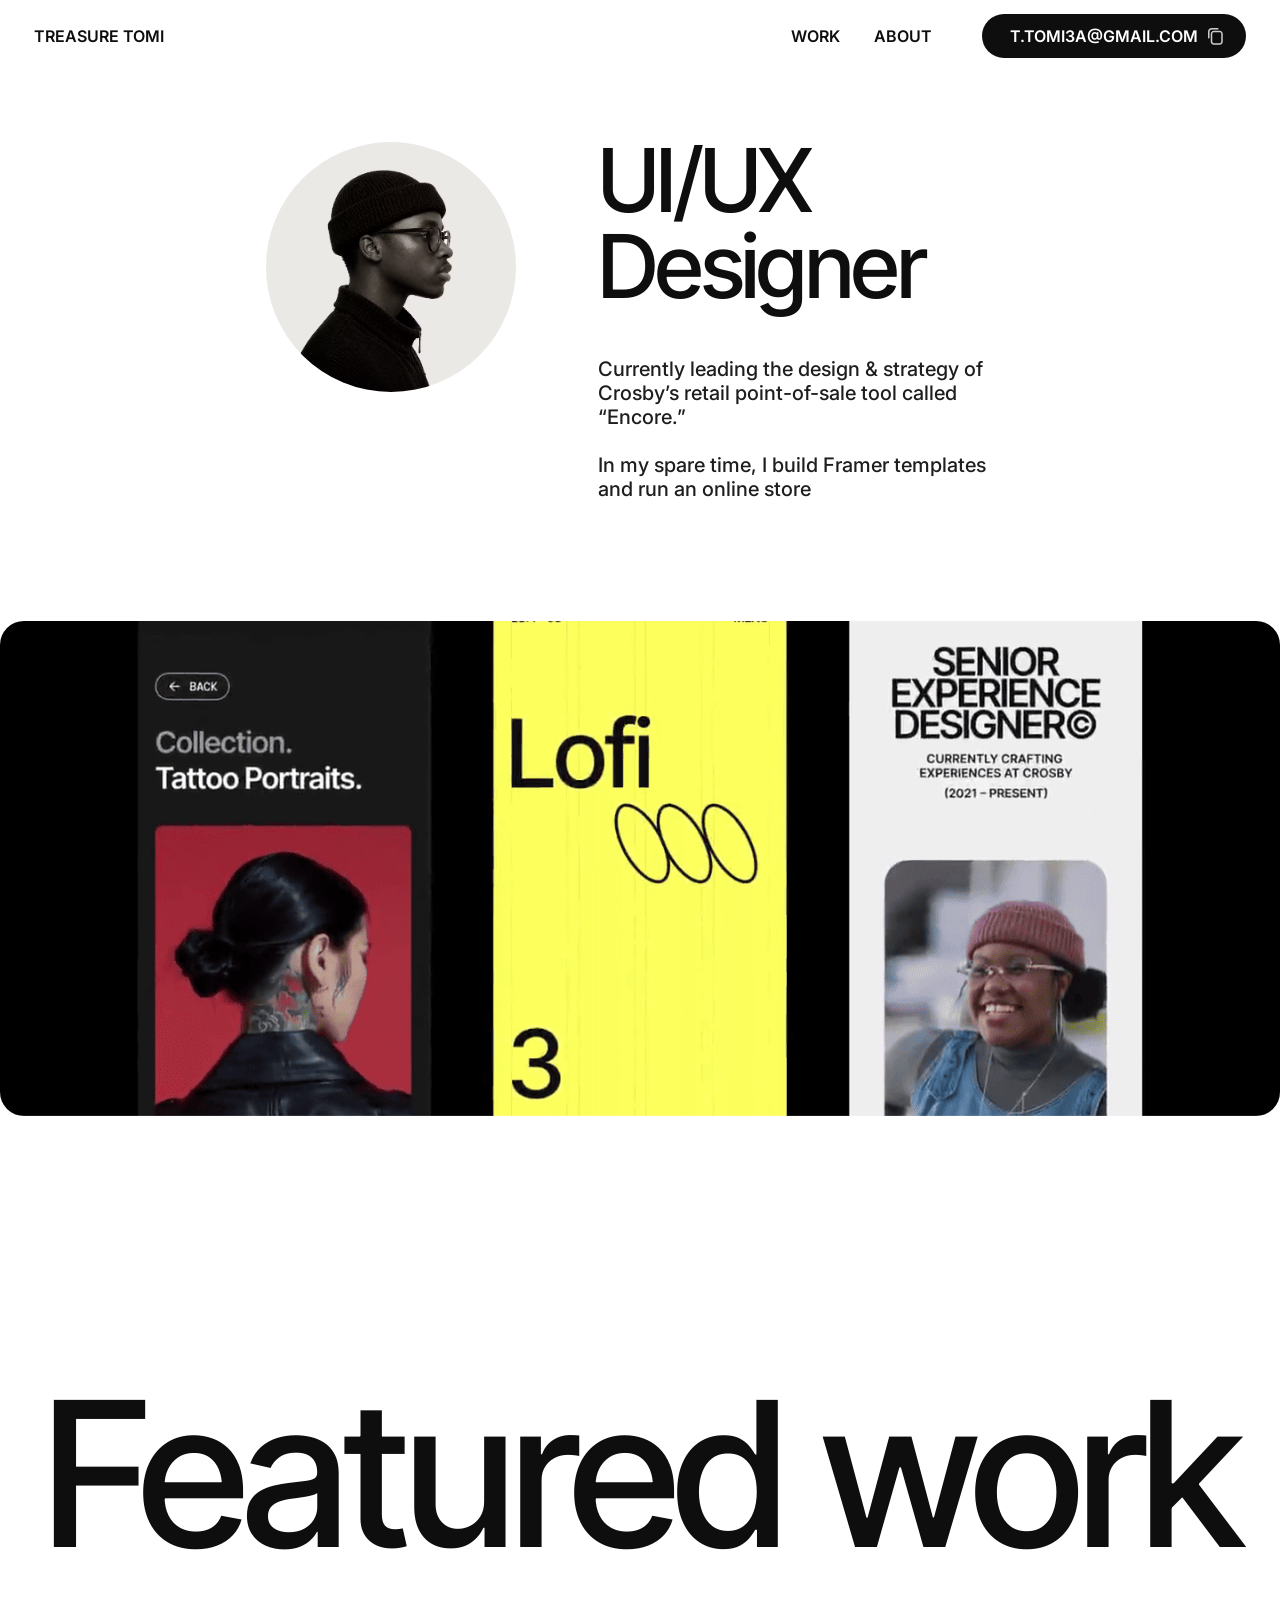
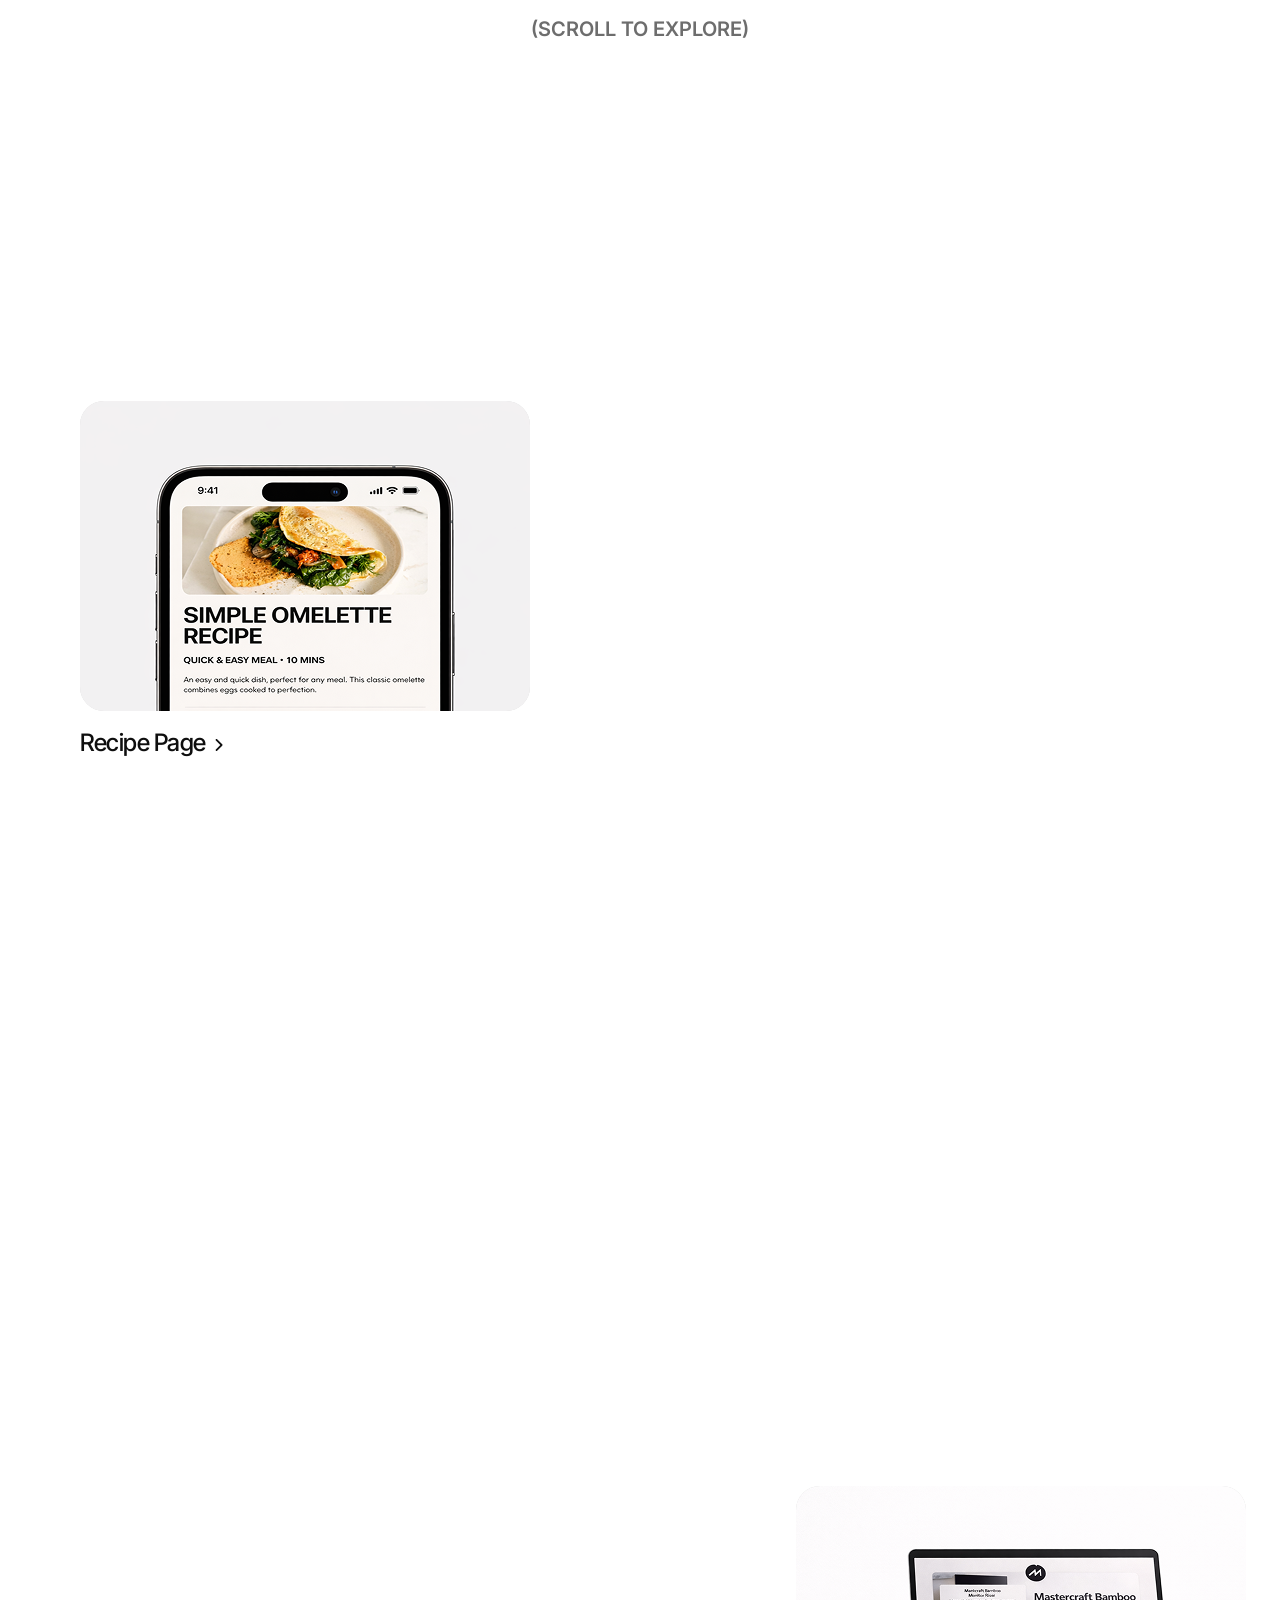
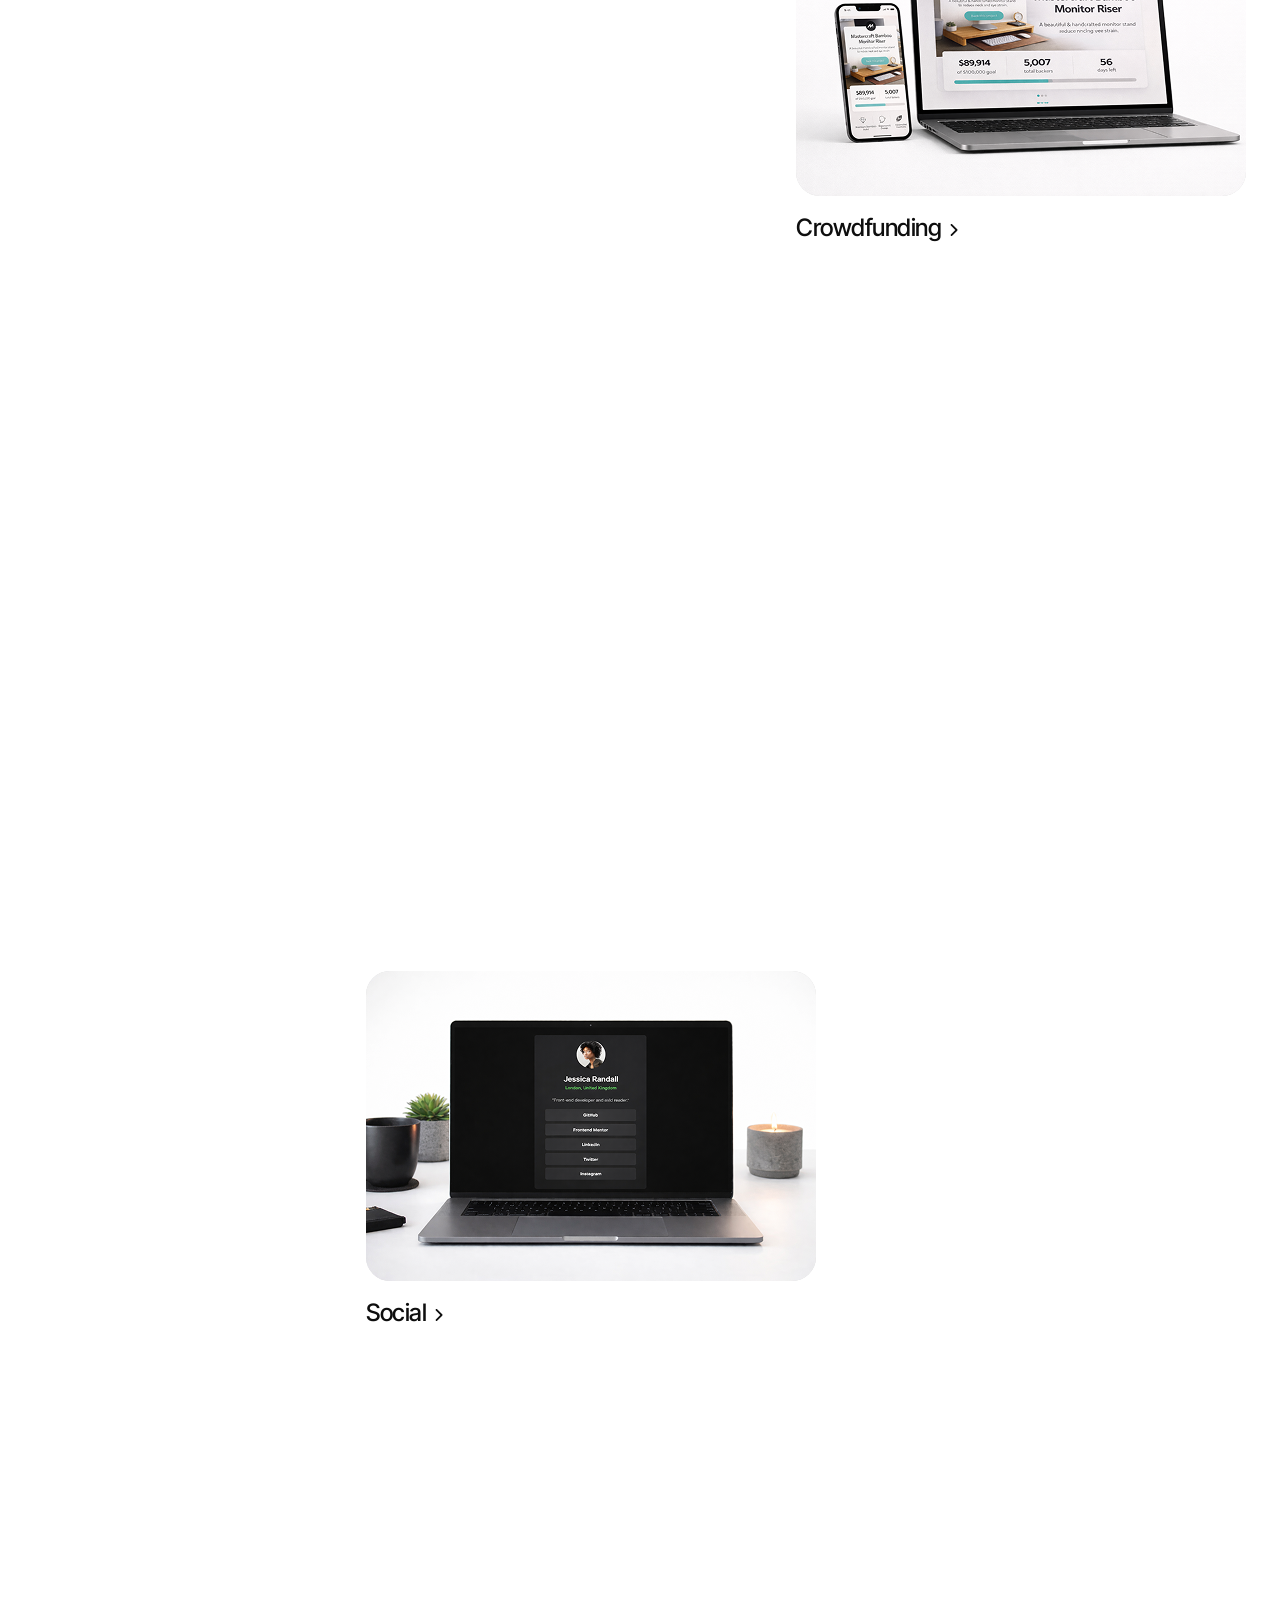
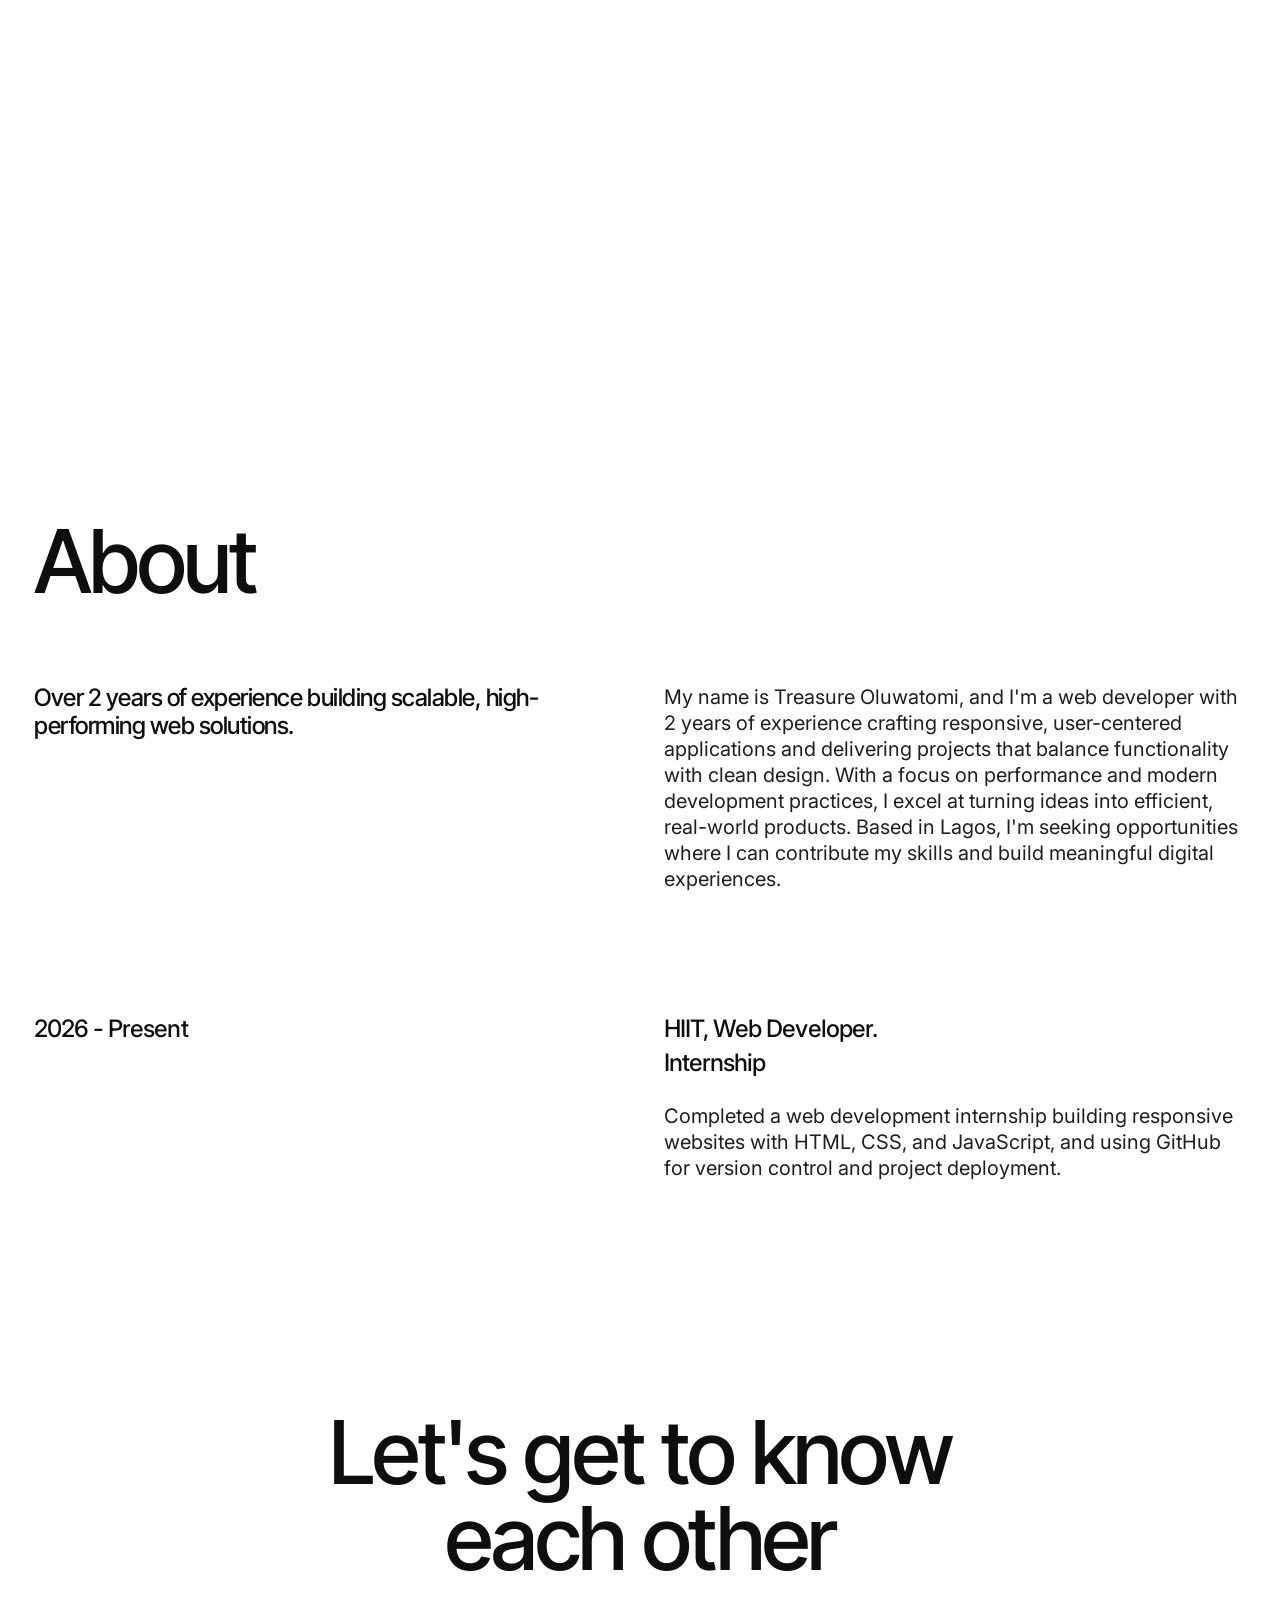
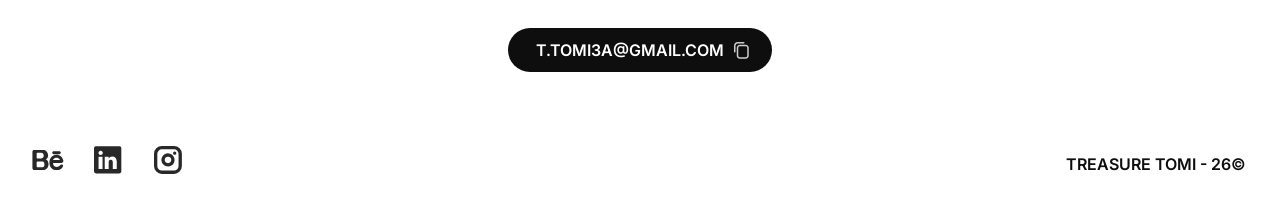
<file: index.html>
<!DOCTYPE html>
<html lang="en">

<head>
    <meta charset="UTF-8">
    <meta name="viewport" content="width=device-width, initial-scale=1.0">
    <title>Treasure Tomi | Web Developer</title>
    <link rel="stylesheet" href="styles.css">
    <link rel="preconnect" href="https://fonts.googleapis.com">
    <link rel="preconnect" href="https://fonts.gstatic.com" crossorigin>
    <link
        href="https://fonts.googleapis.com/css2?family=Inter:ital,opsz,wght@0,14..32,100..900;1,14..32,100..900&display=swap"
        rel="stylesheet">

    <link rel="preconnect" href="https://fonts.googleapis.com">
    <link rel="preconnect" href="https://fonts.gstatic.com" crossorigin>
    <link href="https://fonts.googleapis.com/css2?family=Inter+Tight:ital,wght@0,100..900;1,100..900&display=swap"
        rel="stylesheet">

    <link rel="icon" type="image/png" href="./assests/profile picture3.avif">

</head>

<body>
    <!-- Header -->
    <div class="header-background">
        <header class="header">
            <div class="header-content">
                <a class="logo-link" href="#welcome">
                    <div class="logo reveal normal">TREASURE TOMI</div>
                </a>
                <div class="left-header">
                    <nav class="nav">
                        <a href="#work" class="nav-link reveal normal">Work</a>
                        <a href="#about" class="nav-link reveal normal">About</a>
                        <a href="#contact" class="nav-link-contact">Contact</a>

                    </nav>

                </div>
            </div>
            <div class="reveal normal">
                <button class="email-btn">
                    <span class="email-text">t.tomi3a@gmail.com</span>
                    <img src="./assests/Icon (1).svg" alt="">
                </button>
            </div>
        </header>
    </div>

    <!-- Welcome Section -->
    <section class="welcome-section" id="welcome">
        <div class="welcome-content">
            <div class="welcome-image reveal normal">
                <img src="./assests/profile picture3.avif" alt="Profile">
            </div>
            <div class="welcome-text">
                <h1 class="welcome-title reveal">UI/UX Designer</h1>
                <p class="welcome-description reveal">
                    Currently leading the design & strategy of Crosby’s retail point-of-sale tool called “Encore.”<br>
                    <br>
                    In my spare time, I build Framer templates and run an online store
                </p>
                <button class="email-btn-hero reveal">
                    <span class="email-text">t.tomi3a@gmail.com</span>
                    <img src="./assests/Icon (1).svg" alt="">
                </button>
            </div>



        </div>


    </section>
    <div class="mouse reveal normal">
        <a href="#work">
            <div class="mouse-icon">
                <span class="mouse-wheel"></span>
            </div>
        </a>
    </div>

    <!--Video Section-->
    <section class="video-section">
        <div class="video-container">
            <img src="./assests/thumb.png" alt="Video placeholder" class="video-placeholder">
            <video muted loop class="background-video" playsinline preload="none" poster="./assests/thumb.png">
                <source data-src="./assests/compressed vid.mp4" type="video/mp4">
            </video>
        </div>
    </section>



    <!-- My Work Section -->
    <section class="work-section" id="work">
        <div class="work-header">
            <h1 class="reveal normal">Featured work</h1>
            <!--<img class="fwork reveal normal" src="./assests/Featured work (9).svg" alt="">
            <img class="fwork2" src="./assests/Featured work (10).svg" alt="">--->
            <p class="scroll-hint reveal normal">(SCROLL TO EXPLORE)</p>
        </div>

        <div class="work-grid">
            <div class="work-item" onclick="window.open('https://adebisitreasure.github.io/recipe_page/', '_blank')">
                <div class="work-image"><img src="./assests/Omellete (2).png" alt=""></div>
                <div class="work-info">
                    <h3>Recipe Page</h3>
                    <img src="assests/SVG (2).svg" alt="">
                </div>
            </div>

            <div class="work-item work-item-2"
                onclick="window.open('https://adebisitreasure.github.io/crowd_funding/', '_blank')">
                <div class="work-image"><img src="./assests/crowdfunding.png" alt=""></div>
                <div class="work-info">
                    <h3>Crowdfunding</h3>
                    <img src="assests/SVG (2).svg" alt="">
                </div>
            </div>

            <div class="work-item work-item-3"
                onclick="window.open('https://adebisitreasure.github.io/social_profile/', '_blank')">
                <div class="work-image"><img src="./assests/Social 1.png" alt=""></div>
                <div class="work-info">
                    <h3>Social</h3>
                    <img src="assests/SVG (2).svg" alt="">

                </div>
            </div>
        </div>
    </section>

    <!-- About Section -->
    <section class="about-section" id="about">
        <div class="about-container">
            <h2 class="about-title reveal">About</h2>
            <div class="about-content">
                <div class="about-left">
                    <h3 class="reveal">Over 2 years of experience building scalable, high-performing web solutions.</h3>
                    <p class="experience-title reveal">2026 - Present</p>
                </div>
                <div class="about-right">
                    <p class="about-text reveal">
                        My name is Treasure Oluwatomi, and I'm a web developer with 2 years of experience crafting
                        responsive,
                        user-centered applications and delivering projects that balance functionality with clean design.
                        With a focus on performance and modern development practices, I excel at turning ideas into
                        efficient, real-world products. Based in Lagos, I'm seeking opportunities where I can contribute
                        my skills and build meaningful digital experiences.
                    </p>
                    <p class="experience-title-moblie reveal">2026 - Present</p>
                    <p class="experience-role reveal">HIIT, Web Developer.<br>Internship</p>
                    <p class="about-description reveal">
                        Completed a web development internship building responsive websites with HTML, CSS, and
                        JavaScript, and using GitHub for version control and project deployment.
                    </p>
                </div>
            </div>
        </div>
    </section>

    <!-- Footer -->
    <footer class="footer reveal">
        <div class="footer-info">
            <h2 class=" footer-title reveal">Let's get to know<br>each other</h2>

            <div class="footer-email reveal">
                <button class="email-btn-footer">
                    <span class="email-text">t.tomi3a@gmail.com</span>
                    <img src="./assests/Icon (1).svg" alt="">
                </button>
            </div>
        </div>

        <div class="social-links reveal" id="contact">
            <a href="https://www.behance.net/adebisitreasure" target="_blank" class="social-link behance"
                aria-label="behance">
                <img src="./assests/behance-svgrepo-com 1.svg" alt="dribble">
            </a>
            <a href="https://www.linkedin.com/in/treasure-adebisi-5b207a371" target="_blank"
                class="social-link linkedin" aria-label="LinkedIn">
                <img src="./assests/linkedin-svgrepo-com (1) 2 (2).svg" alt="LinkedIn">
            </a>
            <a href="https://www.instagram.com/treasure.adebisi.o/" target="_blank" class="social-link insta"
                aria-label="Instagram">
                <img src="./assests/Icon.svg" alt="instagram">
            </a>
        </div>
        <div class="mobile-links reveal">
            <a href="https://www.behance.net/adebisitreasure" target="_blank">BE</a>
            <a href="https://www.linkedin.com/in/treasure-adebisi-5b207a371" target="_blank">LI</a>
            <a href="https://www.instagram.com/treasure.adebisi.o/" target="_blank">IG</a>
        </div>
        <p class="footer-credit reveal">TREASURE TOMI - 26©</p>
    </footer>
    <script src="script.js"></script>
</body>

</html>
</file>
<file: styles.css>
/*DO NOT TOUCH! ---Unless you know what you are doing*/
* {
    margin: 0;
    padding: 0;
    box-sizing: border-box;
}

html {
    scroll-behavior: smooth;
}

body {
    /*font-family: 'Inter';*/
    font-family: "Inter Tight", sans-serif;
    font-optical-sizing: auto;
    font-weight: weight;
    font-style: normal;
    /*background-color: #000000;*/
    background-color: #FFF;
    color: white;
    overflow-x: hidden;
}

/* Header */
.header {
    position: fixed;
    top: 0;
    left: 0;
    right: 0;
    bottom: 0;
    height: 76px;
    /*background: rgba(5, 5, 5, 0.02);*/
    /*background: rgba(255, 255, 255, 0.8);
    backdrop-filter: blur(15px);*/
    z-index: 10000;
    display: flex;
    align-items: center;
    border: none;
    width: 100%;
    margin-top: -1px;
    justify-content: space-between;
}

.header-background {
    position: fixed;
    top: 0;
    left: 0;
    right: 0;
    bottom: 0;
    height: 76px;
    /*background: rgba(5, 5, 5, 0.02);*/
    background: rgba(255, 255, 255, 0.8);
    backdrop-filter: blur(15px);
    z-index: 10000;
    display: flex;
    align-items: center;
    border: none;
    width: 100%;
    margin-top: -1px;
}

.header-content {
    width: 1000px;
    display: flex;
    justify-content: space-between;
    align-items: center;
    padding: 0 50px 0 34px;
}

.left-header {
    gap: 0px;
    display: flex;
    align-items: center;
}

.logo {
    /*color: #ffffff;*/
    color: #0E0E0E;
    font-family: 'Inter';
    font-size: 16px;
    font-style: normal;
    font-weight: 600;
    line-height: 19px;
    text-transform: uppercase;
    cursor: pointer;
    text-decoration: none;
}

.logo-link {
    text-decoration: none;
    transition: opacity 0.3s ease;
}

.logo-link:active {
    color: #6d6d6d;
}

.nav {
    display: flex;
    align-items: center;
    gap: 34px;
}

.nav-link {
    text-decoration: none;
    transition: opacity 0.3s ease;
    /*color: #ffffff;*/
    color: #0E0E0E;
    text-align: center;
    font-family: 'Inter';
    font-size: 16px;
    font-style: normal;
    font-weight: 600;
    line-height: 19px;
    text-transform: uppercase;
}

.nav-link-contact {
    display: none;
    text-decoration: none;
    transition: opacity 0.3s ease;
    color: #ffffff;
    text-align: center;
    font-family: 'Inter';
    font-size: 16px;
    font-style: normal;
    font-weight: 600;
    line-height: normal;
    text-transform: uppercase;
}

.nav-link-contact:active {
    opacity: 0.7;
}

.nav-link.reveal.normal:active {
    color: #6d6d6d;
}


.email-btn {
    /*background: white;*/
    background: #0E0E0E;
    /*color: black;*/
    color: #FFF;
    border: none;
    padding: 12px 21px 12px 0px;
    border-radius: 120px;
    font-size: 16px;
    font-weight: 600;
    font-family: 'Inter';
    text-transform: uppercase;
    display: flex;
    align-items: center;
    justify-content: center;
    gap: 8px;
    cursor: pointer;
    transition: opacity 0.3s ease;
    width: 264px;
    position: relative;
    margin-right: 34px;
}

.email-btn:active {
    opacity: 0.7;
}



.email-btn-hero {
    background: #0E0E0E;
    color: white;
    border: none;
    padding: 12px 21px 12px 0px;
    border-radius: 120px;
    font-size: 16px;
    font-weight: 600;
    font-family: 'Inter';
    text-transform: uppercase;
    display: flex;
    align-items: center;
    justify-content: center;
    gap: 8px;
    cursor: pointer;
    transition: opacity 0.3s ease;
    width: 264px;
    margin-top: -12px;
    display: none;
    position: relative;
}

.email-btn-hero:active {
    opacity: 0.7;
}



.email-btn-footer {
    background: #0E0E0E;
    color: white;
    border: none;
    padding: 12px 21px 12px 0px;
    border-radius: 120px;
    font-size: 16px;
    font-weight: 600;
    font-family: 'Inter';
    text-transform: uppercase;
    display: flex;
    align-items: center;
    justify-content: center;
    gap: 8px;
    cursor: pointer;
    transition: opacity 0.3s ease;
    width: 264px;
    position: relative;
}

.email-btn-footer:active {
    opacity: 0.7;
}

.email-btn svg {
    width: 14px;
    height: 17px;
}

.email-btn img {
    position: absolute;
    right: 21px;
    top: 50%;
    transform: translateY(-50%);
    width: 20px;
    height: 20px;
    pointer-events: none;
}

.email-btn-hero img {
    position: absolute;
    right: 21px;
    top: 50%;
    transform: translateY(-50%);
    width: 20px;
    height: 20px;
    pointer-events: none;
}

.email-btn-footer img {
    position: absolute;
    right: 21px;
    top: 50%;
    transform: translateY(-50%);
    width: 20px;
    height: 20px;
    pointer-events: none;
}

.email-text {
    display: inline-block;
    transition: opacity 0.2s ease, transform 0.2s ease;
}

.email-text.fade-out {
    opacity: 0;
    transform: translateY(-4px);
}

/* Welcome Section */
.welcome-section {
    margin-top: 0px;
    padding: 0px;
    /*min-height: 100px;*/
    display: flex;
    align-items: center;
    position: relative;
}

.welcome-content {
    display: flex;
    grid-template-columns: 1fr 1fr;
    gap: 82px;
    align-items: center;
    /*max-width: 737px;*/
    margin: 0 auto;
    padding: 0px 0px 0px 0px;
    margin-top: 4px;
    margin-bottom: 120px;
}

.welcome-text {
    display: flex;
    flex-direction: column;
    gap: 48px;
    margin-top: 133px;
}

.welcome-title {
    /*color: #ffffff;*/
    color: #0E0E0E;
    font-family: 'Inter Tight';
    font-size: 88px;
    font-style: normal;
    font-weight: 500;
    line-height: 86px;
    width: 416px;
    letter-spacing: -.03em;
    text-decoration: none;
    text-transform: none;
}

.welcome-title span {
    display: block;
}

.welcome-description {
    /*color: #AEAEAE;*/
    /*color: #0E0E0E;
    font-family: 'Inter';
    font-size: 20px;
    font-style: normal;
    font-weight: 525;
    line-height: 24px;
    width: 413px;
    letter-spacing: 0.81px;*/
    font-family: 'Inter';
    font-size: 20px;
    font-weight: 500;
    line-height: 24px;
    letter-spacing: 0px;
    text-align: start;
    color: #1E1E1E;
    text-decoration: none;
    text-transform: none;
    width: 413px;
}

.welcome-image {
    width: 250px;
    height: 250px;
    border-radius: 100%;
    overflow: hidden;
    align-items: center;
    display: flex;
    justify-content: center;
    margin-top: 28px;
}

.welcome-image img {
    width: 250px;
    /*aspect-ratio: 1/1;*/

    margin-top: 0;
    /*margin-left: 30px;*/
    margin-bottom: 0px;
    margin-right: 0px;
    object-position: center;
    align-self: center;
}

/* Video Section */
.video-section {
    position: relative;
    width: 100%;
    overflow: hidden;
    margin: 0px auto 0px;
    padding: 0px 0px 0px 0px;
}

.video-container {
    position: relative;
    width: 100%;
    height: 495px;
    overflow: hidden;
    border-radius: 24px;
    margin: 0 auto;
}

.video-container video,
.video-placeholder {
    width: 100%;
    height: 100%;
    object-fit: cover;
    display: block;
}

.video-placeholder {
    position: absolute;
    inset: 0;
    z-index: 2;
    transition: opacity 0.4s ease;
}

.video-placeholder.fade-out {
    opacity: 0;
}

.background-video {
    width: 100%;
    height: 100%;
    object-fit: cover;
    opacity: 0;
    transition: opacity 0.4s ease;
}

.background-video.loaded {
    opacity: 1;
}

/* Work Section */
.work-section {
    padding: 0;
    position: relative;
}

.work-header {
    text-align: center;
    padding: 0px 0px 0px 0px;
    padding-top: 28.5vh;
    position: sticky;
    top: 0;
}

.work-header img {
    width: 100%;
    display: none;
}

.work-header h1 {
    color: #0E0E0E;
    font-family: 'Inter Tight';
    font-size: 15.8vw;
    font-style: normal;
    font-weight: 500;
    letter-spacing: -.03em;
    line-height: 100%;
    text-align: center;
    text-decoration: none;
    text-transform: none;

}

.fwork2 {
    display: none;
}

.scroll-hint {
    margin-top: 42px;
    color: #6D6D6D;
    font-family: 'Inter';
    font-size: 20px;
    font-style: normal;
    font-weight: 600;
    line-height: normal;
}

.work-grid {
    display: flex;
    flex-direction: column;
    gap: 0px;
    padding: 0 0px;
    margin: 0 auto;
}

.work-info {
    display: flex;
    align-items: center;
    gap: 0px;
    cursor: pointer;
}

.work-info img {
    margin-top: 4px;
    width: 24px;
    height: 24px;

}

.work-info h3 {
    color: #0E0E0E;
    font-family: 'Inter Tight';
    font-size: 24px;
    font-style: normal;
    font-weight: 500;
    line-height: 28px;
    letter-spacing: -0.02em;
    text-decoration: none;
    text-transform: none;
}

.work-item {
    display: flex;
    flex-direction: column;
    gap: 18px;
    width: 450px;
    height: 365px;
    margin-top: 360px;
    opacity: 1;
    z-index: 1000;
    margin-bottom: 360px;
    margin-left: 80px;
}

.work-item.work-item-2 {
    margin-left: auto;
    margin-right: 34px;
    margin-bottom: 360px;
    gap: 18px;
}

.work-item.work-item-3 {
    gap: 18px;
    margin: 360px auto 593px auto;
    padding-right: 548px;

}

.work-image {
    width: 450px;
    height: 310px;
    background: #d9d9d9;
    border-radius: 24px;
    cursor: pointer;
}

.work-image img {
    width: 100%;
    height: 100%;
    object-fit: cover;
    border-radius: 24px;
}


/* About Section */
.about-section {
    padding: 189px 34px 0px;
    /*background: #000;*/
}

.about-container {
    margin: 0 auto;
}

.about-title {
    /*color: #ffffff;*/
    color: #0E0E0E;
    font-family: 'Inter Tight';
    font-size: 88px;
    font-style: normal;
    font-weight: 500;
    line-height: 86px;
    letter-spacing: -.03em;
    margin-bottom: 80px;
    text-decoration: none;
    text-transform: none;
}

.about-content {
    display: grid;
    grid-template-columns: 1fr 1fr;
    grid-template-rows: auto auto auto;
    gap: 0 48px;
}

.about-left {
    display: contents;
}

.about-left h3 {
    grid-row: 1;
    grid-column: 1;
    margin: 0 0 0px 0;
    /*color: #ffffff;*/
    color: #0E0E0E;
    font-family: 'Inter Tight';
    font-size: 24px;
    font-style: normal;
    font-weight: 500;
    line-height: 28px;
    letter-spacing: -.02em;
    text-decoration: none;
    text-transform: none;
}

.experience-title {
    grid-row: 2;
    grid-column: 1;
    margin: 0;
    /*color: #ffffff;*/
    color: #0E0E0E;
    font-family: 'Inter';
    font-size: 24px;
    font-style: normal;
    font-weight: 500;
    line-height: 1.4em;
    letter-spacing: -.04em;
    text-decoration: none;
    text-transform: none;
}

.experience-title-moblie {
    /*color: #ffffff;*/
    color: #0E0E0E;
    font-family: 'Inter';
    font-size: 24px;
    font-style: normal;
    font-weight: 500;
    line-height: 1.4em;
    letter-spacing: -.04em;
    text-decoration: none;
    text-transform: none;
    display: none;
}

.about-right {
    display: contents;
}

.about-text {
    grid-row: 1;
    grid-column: 2;
    margin: 0px 0 120px 0;
    /*color: #AEAEAE;*/
    color: #1E1E1E;
    font-family: 'Inter';
    font-size: 20px;
    font-style: normal;
    font-weight: 400;
    line-height: 26px;
    letter-spacing: 0px;
    flex-direction: column;
    justify-content: center;
    display: flex;
    text-transform: none;
    text-decoration: none;
}

.experience-role {
    grid-row: 2;
    grid-column: 2;
    margin: 0 0 24px 0;
    /*color: #ffffff;*/
    color: #0E0E0E;
    font-family: 'Inter';
    font-size: 24px;
    font-style: normal;
    font-weight: 500;
    line-height: 1.4em;
    letter-spacing: -.04em;
    text-decoration: none;
    text-transform: none;
}

.about-description {
    grid-row: 3;
    grid-column: 2;
    margin: 0;
    /*color: #AEAEAE;*/
    color: #1E1E1E;
    font-family: 'Inter';
    font-size: 20px;
    font-style: normal;
    font-weight: 400;
    line-height: 26px;
    letter-spacing: 0px;
    text-decoration: none;
    text-transform: none;
}

/* Footer */
.footer {
    padding: 227.75px 34px 126px;
    text-align: center;
    position: relative;
    display: flex;
    flex-direction: column;
    align-items: center;
    justify-content: center;
}

.footer-title {
    margin-bottom: 47px;
    /*color: #ffffff;*/
    color: #0E0E0E;
    text-align: center;
    font-family: 'Inter Tight';
    font-size: 88px;
    font-style: normal;
    font-weight: 500;
    line-height: 86px;
    letter-spacing: -2.64px;
    text-decoration: none;
    text-transform: none;
}

.footer-email {

    margin: 0 auto;
}

.footer-info {
    align-items: center;
    flex-direction: column;
    display: flex;
}

.social-links {
    display: flex;
    gap: 32px;
    margin: 0;
    position: absolute;
    bottom: 24px;
    left: 34px;
}

.social-link {
    display: inline-flex;
    align-items: center;
    justify-content: center;
    width: 28px;
    height: 28px;
    background: transparent;
    border-radius: 50%;
    text-decoration: none;
    transition: filter 0.4s ease;
}

.social-link :nth-child(1) {
    width: 34px;
    object-fit: contain;
}

.social-link :nth-child(1) {
    width: 34px;
    display: inline-flex;
    align-items: center;
    justify-content: center;
}

.social-link:active {

    opacity: 0.5;
}

.social-link img {
    width: 28px;
    height: 28px;
    object-fit: contain;
}

.mobile-links {
    display: none;
    gap: 24px;
    margin: 0;
    position: absolute;
    bottom: 24px;
    left: 34px;
}

.mobile-links a {
    color: #0E0E0E;
    font-family: 'Inter';
    font-size: 16px;
    font-style: normal;
    font-weight: 600;
    line-height: 19px;
    letter-spacing: 0px;
    text-decoration: none;
    text-transform: none;
}
.mobile-links a:active{
    opacity: 0.7;
}


.footer-credit {
    margin: 0;
    position: absolute;
    bottom: 24px;
    right: 34px;
    color: #0E0E0E;
    font-family: 'Inter';
    font-size: 16px;
    font-style: normal;
    font-weight: 600;
    line-height: 19px;
    letter-spacing: 0px;
    text-decoration: none;
    text-transform: none;
}

/*Mouse Indicator -Optional*/
.mouse {
    margin: 46px auto 46px;
    width: 25px;
    padding-right: 100px;
    transition: opacity 0.3s ease;
    display: none;
}

.mouse.reveal.normal:hover {
    opacity: 0.7;
}

.mouse.reveal.normal:active {
    filter: brightness(2);
}

.mouse-icon {
    width: 25px;
    height: 35px;
    border: 1.87px solid white;
    border-radius: 50px;
    cursor: pointer;
    position: relative;
    text-align: center;
}

.mouse-wheel {
    height: 6px;
    margin: 2px auto 0;
    display: block;
    width: 3px;
    background-color: white;
    border-radius: 5px;
    -webkit-animation: 1.6s ease infinite wheel-up-down;
    -moz-animation: 1.6s ease infinite wheel-up-down;
    animation: 1.6s ease infinite wheel-up-down;
}

@-webkit-keyframes wheel-up-down {
    0% {
        margin-top: 2px;
        opacity: 0;
    }

    30% {
        opacity: 1;
    }

    100% {
        margin-top: 10px;
        opacity: 0;
    }
}

@-moz-keyframes wheel-up-down {
    0% {
        margin-top: 2px;
        opacity: 0;
    }

    30% {
        opacity: 1;
    }

    100% {
        margin-top: 10px;
        opacity: 0;
    }
}

@keyframes wheel-up-down {
    0% {
        margin-top: 2px;
        opacity: 0;
    }

    30% {
        opacity: 1;
    }

    100% {
        margin-top: 10px;
        opacity: 0;
    }
}

.reveal {
    opacity: 0;
    transform: translateY(20px);
    transition:
        opacity 1s cubic-bezier(0.16, 1, 0.3, 1),
        transform 1s cubic-bezier(0.16, 1, 0.3, 1);
    will-change: transform, opacity;
}

/* Slight variation for "normal" elements */
.reveal.normal {
    opacity: 0;
    transform: translateY(0px);
    transition:
        opacity 1s cubic-bezier(0.16, 1, 0.3, 1);
    will-change: opacity;
}

/* Final visible state */
.reveal.show,
.reveal.normal.show {
    opacity: 1;
    transform: translateY(0);
}

/* 👇 Add stagger */
















@media (max-width: 1080px) {
    * {
        -webkit-tap-highlight-color: transparent;
        -webkit-user-select: none;
        user-select: none;
    }

    .mouse {
        display: none;
    }

    .welcome-content {
        margin-bottom: 92px;
    }

    .work-header {
        padding-top: 280px;
    }
}

@media (max-width: 800px) {

    .email-btn-hero {
        display: flex;
    }

    .email-btn {
        display: none;
    }

    .header {
        height: 76px;
    }

    .welcome-title {
        font-size: 64px;
        line-height: 60px;
        margin-top: 10px;
    }

    .about-title {
        font-size: 64px;
        line-height: 60px;
        margin-bottom: 47px;
    }

    .welcome-content {
        display: grid;
        grid-template-columns: 1fr;
        margin-left: 0px;
        margin-top: 100px;
        margin-right: 0px;
        gap: 24px;
    }

    .welcome-section {
        padding-left: 16px;
        padding-right: 16px;
    }

    .welcome-text {
        margin-top: 0px;
        gap: 32px;
    }

    .welcome-description {
        width: 660px;
    }

    .email-btn-hero {
        margin-top: 10px;
    }

    .welcome-image {
        margin-left: 0px;
        width: 238px;
        height: 238px;
        margin-top: 0;
    }

    .welcome-image img {
        width: 238px;
        margin-top: 0px;
        margin-left: 0px;
    }

    .nav-link-contact {
        display: none;
    }

    .nav {
        gap: 26px;
    }

    .header-content {
        padding: 0 16px;
    }

    .work-header {
        padding-left: 0px;
        padding-right: 0px;
        padding-top: 340px;
    }

    .work-item {
        width: 100%;
        margin-left: 0;
    }

    .work-image {
        width: 100%;
    }

    .work-item.work-item-3 {
        padding-right: 0px;
    }

    .work-grid {
        padding: 0 16px;
    }

    .scroll-hint {
        font-size: 16px;
        margin-top: 40.63px;
    }

    .about-section {
        padding-left: 16px;
        padding-right: 16px;
        padding-top: 100px;
        margin-top: 240px;
    }

    .footer {
        padding-left: 16px;
        padding-right: 16px;
        padding-bottom: 0px;
        padding-top: 64px;
    }

    .footer-credit {

        text-decoration: none;
        position: relative;
        left: 0;
        right: 0;
        margin-left: auto;
        margin-right: auto;
        margin-top: 40px;
        font-size: 16px;
    }

    .social-links {
        display: none;
        gap: 32px;
        position: relative;
        margin-top: 87px;
        left: 0;
        right: 0;
        margin-left: auto;
        margin-right: auto;
    }

    .mobile-links {
        display: flex;
        position: relative;
        margin-top: 76px;
        gap: 24px;
        left: 0;
        right: 0;
        margin-left: auto;
        margin-right: auto;
    }

    .about-content {
        display: flex;
        flex-direction: column;
    }

    .experience-title {
        display: none;
    }

    .experience-title-moblie {
        display: block;
        margin-bottom: 16px;
        font-size: 24px;
    }

    .experience-role {
        font-size: 24px;
        margin-bottom: 8px;
    }

    .about-text {
        margin-bottom: 64px;
        margin-top: 24px;
    }

    .about-left h3 {
        font-size: 24px;

    }



    .footer-title {
        font-size: 64px;
        line-height: 60px;
        width: 280px;

    }

    .video-container {
        height: 350px;
    }

    .nav-link {
        font-size: 16px;
    }

    .logo {
        font-size: 16px;
    }

    .scroll-hint {
        font-size: 16px;
    }

    .logo {
        font-size: 0;
        line-height: 0;
    }

    .logo::after {
        content: "TREASURE";
        display: inline-block;
        font-family: 'Inter';
        font-size: 16px;
        font-weight: 600;
        /*letter-spacing: 0.5px;*/
        text-transform: uppercase;
        line-height: normal;
    }
}

@media (max-width: 680px) {

    .welcome-description {
        width: 100%;
        word-break: break-all;
        padding-right: 0px;
    }
}

@media (max-width: 480px) {
    .scroll-hint {
        font-size: 0;
        line-height: 0;
    }

    .scroll-hint::after {
        content: "(SELECTED WORK)";
        display: inline-block;
        font-family: 'Inter';
        font-size: 16px;
        font-weight: 600;
        /*letter-spacing: 0.5px;*/
        text-transform: uppercase;
        line-height: normal;
    }


    .work-header img {
        display: none;
    }

    .work-header h1 {
        display: none;
    }

    .work-header {
        padding-top: 320px;
    }

    .footer-title {
        display: none;
    }

    .work-item:nth-child(1) {
        margin-top: 240px;
    }

    .about-title {
        display: none;
    }

    .about-left h3 {
        padding-right: 0px;
    }


    .welcome-title {
        width: 200px;
    }

    .social-links {
        position: relative;
        left: 0;
        right: 0;
        margin-left: auto;
        margin-right: auto;
    }

    .social-link {
        display: inline-flex;
        align-items: center;
        justify-content: center;
        width: 28px;
        height: 28px;
        background: transparent;
        border-radius: 50%;
        text-decoration: none;
        transition: filter 0.4s ease;
        /*filter: brightness(0) invert(1);*/
    }

    .social-link img {
        width: 28px;
        height: 28px;
        object-fit: contain;
    }

    .footer-credit {
        font-size: 16px;
    }

    /*.footer-credit {
        font-size: 0;
        line-height: 0;
    }

    .footer-credit::after {
        content: "©2026 All rights reserved";
        display: inline-block;
        font-family: 'Inter';
        font-size: 14px;
        font-weight: 300;
        line-height: normal;
    }*/
    .footer {
        border-top: 0.1px solid rgb(74, 74, 74);
        padding-top: 60px;
        margin: 0 46px 0 48px;
    }

    .about-section {
        margin-bottom: 150px;
    }
}

/*@media (max-width: 351px) {
    .welcome-title {
        font-size: 53px;
        line-height: 53px;
    }

    .about-title {
        font-size: 53px;
        line-height: 53px;
        margin-bottom: 50px;
    }

    .welcome-image img {
        width: 200px;
        height: 200px;
    }

    .footer-title {
        font-size: 53px;
        line-height: 53px;
        width: 255px;
    }
}*/

@media (hover: hover) and (pointer: fine) {
    .social-link:hover {
        opacity: 0.7;
        transition: filter 0.8s ease;
    }

    .nav-link.reveal.normal:hover {
        color: #6d6d6d;
    }

    .nav-link-contact:hover {
        opacity: 0.7;
    }

    .email-btn:hover {
        opacity: 0.7;
    }

    .email-btn-hero:hover {
        opacity: 0.7;
    }

    .email-btn-footer:hover {
        opacity: 0.7;
    }

    .logo-link:hover {
        opacity: 0.7;
    }
}

@media (min-width: 1300px) {
    .welcome-image img {
        /*You can increase if using longer roles(HERO TITLE)*/
        width: 308px;
    }

    .welcome-image {
        width: 308px;
        height: 308px;
        margin-top: 54px;
    }

    .welcome-content {
        margin: 0 0px 0 34px;
        max-width: 1430px;
        display: flex;
        gap: 254px;
        margin-top: 30px;
        margin-bottom: 92px;
    }

    .welcome-title {
        font-size: 122.3px;
        line-height: 109.8px;
        flex-shrink: 0;
        width: 557px;
    }

    .about-title {
        font-size: 116px;
        margin-bottom: 120px;
    }

    .about-section {
        padding-right: 40px;
        margin-top: 0px;

    }

    .about-left h3 {
        font-size: 26px;
        line-height: 30px;
        padding-right: 120px;
    }

    .about-content {
        gap: 0px;
    }

    .about-text {
        margin-left: -75px;
        font-size: 20.8px;
        line-height: 28px;
    }

    .about-description {
        margin-left: -75px;
        font-size: 20.8px;
        line-height: 28px;
    }

    .experience-role {
        margin-left: -75px;
    }

    .footer-title {
        font-size: 109.8px;
        line-height: 109.8px;
    }

    .welcome-description {
        width: 500px;
    }

    .left-header {
        gap: 0px;
    }

    .header-content {
        /*justify-content: flex-start;*/
        width: 838px;
    }

    .mouse {
        display: none;
    }

    .work-header {
        max-width: 1300px;
        align-items: center;
        margin: 0 auto;
        width: 100%;
        padding-top: 300px;
    }

    .work-header h1 {
        width: 900px;
        margin: 0 auto;
    }

    .fwork {
        display: none;
    }

    .fwork2 {
        display: block;
        align-self: center;
        margin: 0 auto;
    }

    .work-header img {
        width: 800px;
        align-self: center;
    }

    .work-item {
        width: 550px;
        height: 505px;
        margin-left: 82px;
    }

    .work-image {
        width: 550px;
        height: 450px;

    }

    .work-item.work-item-2 {
        margin-right: 98px;
    }

    .work-item.work-item-3 {
        margin: 360px auto 593px 234px;
    }
}


@media(min-width: 1430px) {
    .header {
        max-width: 1430px;
        margin: 0 auto;
    }

    .welcome-section {
        max-width: 1430px;
        margin: 0 auto;

    }

    .work-grid {
        max-width: 1430px;
        margin: 0 auto;
    }

    .about-section {
        max-width: 1430px;
        margin: 150px auto 0;
    }

    .footer {
        max-width: 1430px;
        margin: 0 auto;

    }

    .work-header {
        max-width: 1330px;
        align-items: center;
        margin: 0 auto;
        width: 100%;
        padding-top: 400px;

    }

    .work-header h1 {
        width: 100%;
        font-size: 210px;
        max-width: 1300px;
    }


}







/*Project Page*/
.hero-section {
    margin-top: 91px;
    padding-top: 40px;
    padding-bottom: 80px;
    align-items: center;
}

.hero-cont {
    max-width: 700px;
    margin: 0 auto;
}

.project-title {
    color: #FFF;
    font-family: Inter;
    font-size: 45.2px;
    font-style: normal;
    font-weight: 450;
    line-height: 57px;
    /* 129.841% */
    letter-spacing: -0.96px;
}

.project-description {
    color: #FFF;
    font-family: Inter;
    font-size: 24px;
    font-style: normal;
    font-weight: 400;
    line-height: 28px;
    /* 125.561% */
    letter-spacing: -0.48px;
    margin-top: 32px;
}

.Secondary-details {
    display: flex;
    height: 47px;
    align-items: center;
    gap: 48px;
    margin-top: 32px;
}

.role-details {
    display: flex;
    flex-direction: column;
    justify-content: center;
    align-items: flex-start;
    gap: 4px;
}

.role-details h4 {
    color: #AEAEAE;
    font-family: Inter;
    font-size: 16px;
    font-style: normal;
    font-weight: 600;
    line-height: 19px;
    /* 118.75% */
    text-transform: uppercase;
}

.role-details p {
    color: #FFF;
    font-family: Inter;
    font-size: 20px;
    font-style: normal;
    font-weight: 400;
    line-height: 24px;
    /* 120% */
}

.timeline-details {
    display: flex;
    flex-direction: column;
    justify-content: center;
    align-items: flex-start;
    gap: 4px;
}

.timeline-details h4 {
    color: #AEAEAE;
    font-family: Inter;
    font-size: 16px;
    font-style: normal;
    font-weight: 600;
    line-height: 19px;
    /* 118.75% */
    text-transform: uppercase;
}

.timeline-details p {
    color: #FFF;
    font-family: Inter;
    font-size: 20px;
    font-style: normal;
    font-weight: 400;
    line-height: 24px;
    /* 120% */
}

/*s.hero-image {

}*/

.hero-image img {
    width: 100%;
}

.project-details {
    margin-top: 38px;
    padding-top: 67px;
}

.project-details-content {
    display: flex;
    width: 700px;
    flex-direction: column;
    justify-content: center;
    align-items: flex-start;
    margin: 0 auto;
}

.project-details-title {
    color: #FFF;
    font-family: Inter;
    font-size: 22.3px;
    font-style: normal;
    font-weight: 400;
    line-height: 28px;
    /* 125.561% */
    letter-spacing: -0.48px;
}

.project-details-description {
    color: #AEAEAE;
    font-family: Inter;
    font-size: 20px;
    font-style: normal;
    font-weight: 400;
    line-height: 26px;
    /* 130% */
    margin-top: 32px;
}

.project-details-description a {
    color: #09F;
    font-family: Inter;
    font-size: 20px;
    font-style: normal;
    font-weight: 400;
    line-height: 26px;
    text-decoration-line: underline;
    text-decoration-style: solid;
    text-decoration-skip-ink: auto;
    text-decoration-thickness: auto;
    text-underline-offset: auto;
    text-underline-position: from-font;
}

.github {
    margin-top: 10px;
}

.github a {
    color: #09F;
    font-family: Inter;
    font-size: 20px;
    font-style: normal;
    font-weight: 400;
    line-height: 26px;
    text-decoration-line: underline;
    text-decoration-style: solid;
    text-decoration-skip-ink: auto;
    text-decoration-thickness: auto;
    text-underline-offset: auto;
    text-underline-position: from-font;
}

.outcome-section {
    display: flex;
    margin: 80px auto 0;
    padding: 0px;
    flex-direction: column;
    align-items: flex-start;
    gap: 16px;
}

.outcome-container {
    display: flex;
    height: 550px;
    padding: 0px;
    justify-content: center;
    align-items: center;
    align-self: stretch;
    border-radius: 24px;
    background: #1E1E1E;
    width: 746px;
    margin: 0 auto;
}

.outcome-container img {
    width: 527px;
    height: 472px;
}

.next-project {
    padding-top: 80px;
}

.thefootercontent {
    margin: 0 auto;
    width: 700px;
}

.footer-ptoject-heading hr {
    width: 700px;
    height: 0px;
    border-bottom: 0.001px solid rgba(41, 41, 41, 0.01);
}

.footer-ptoject-heading {
    display: flex;
    flex-direction: column;
    align-items: flex-start;
    gap: 24px;
    align-self: stretch;
}

.next-project-title {
    color: #FFF;
    font-family: Inter;
    font-size: 21.9px;
    font-style: normal;
    font-weight: 400;
    line-height: 28px;
    /* 127.854% */
    letter-spacing: -0.48px;
}

.project-items {
    display: flex;
    max-width: 700px;
    flex-direction: column;
    align-items: flex-start;
    align-self: stretch;
    margin-top: 24.33px;
}

.the-project {
    display: flex;
    width: 700px;
    padding-top: 24.33px;
    flex-direction: column;
    justify-content: flex-end;
    align-items: flex-start;
    gap: 15.67px;
}

.the-project-top {
    display: flex;
    justify-content: center;
    align-items: flex-start;
}

.the-project-top h2 {
    color: #FFF;
    font-family: Inter;
    font-size: 45.2px;
    font-style: normal;
    font-weight: 450;
    line-height: 57px;
    /* 126.106% */
    letter-spacing: -0.96px;
}

.the-project-top img {
    margin-top: 11px;
}

.the-project-bottom {
    padding-top: 16px;
}

.the-project-bottom p {
    color: #FFF;
    font-family: Inter;
    font-size: 24px;
    font-style: normal;
    font-weight: 400;
    line-height: 28px;
    /* 125.561% */
    letter-spacing: -0.48px;
}

.project-image-container {
    margin-top: 39.67px;
    display: flex;
    width: 700px;
    height: 340px;
    justify-content: center;
    align-items: center;
    overflow: hidden;
    border-radius: 24px 24px 0px 0px;
}

.project-image {
    width: 100%;
    height: 100%;
    object-fit: cover;
    object-position: top;

}
</file>
